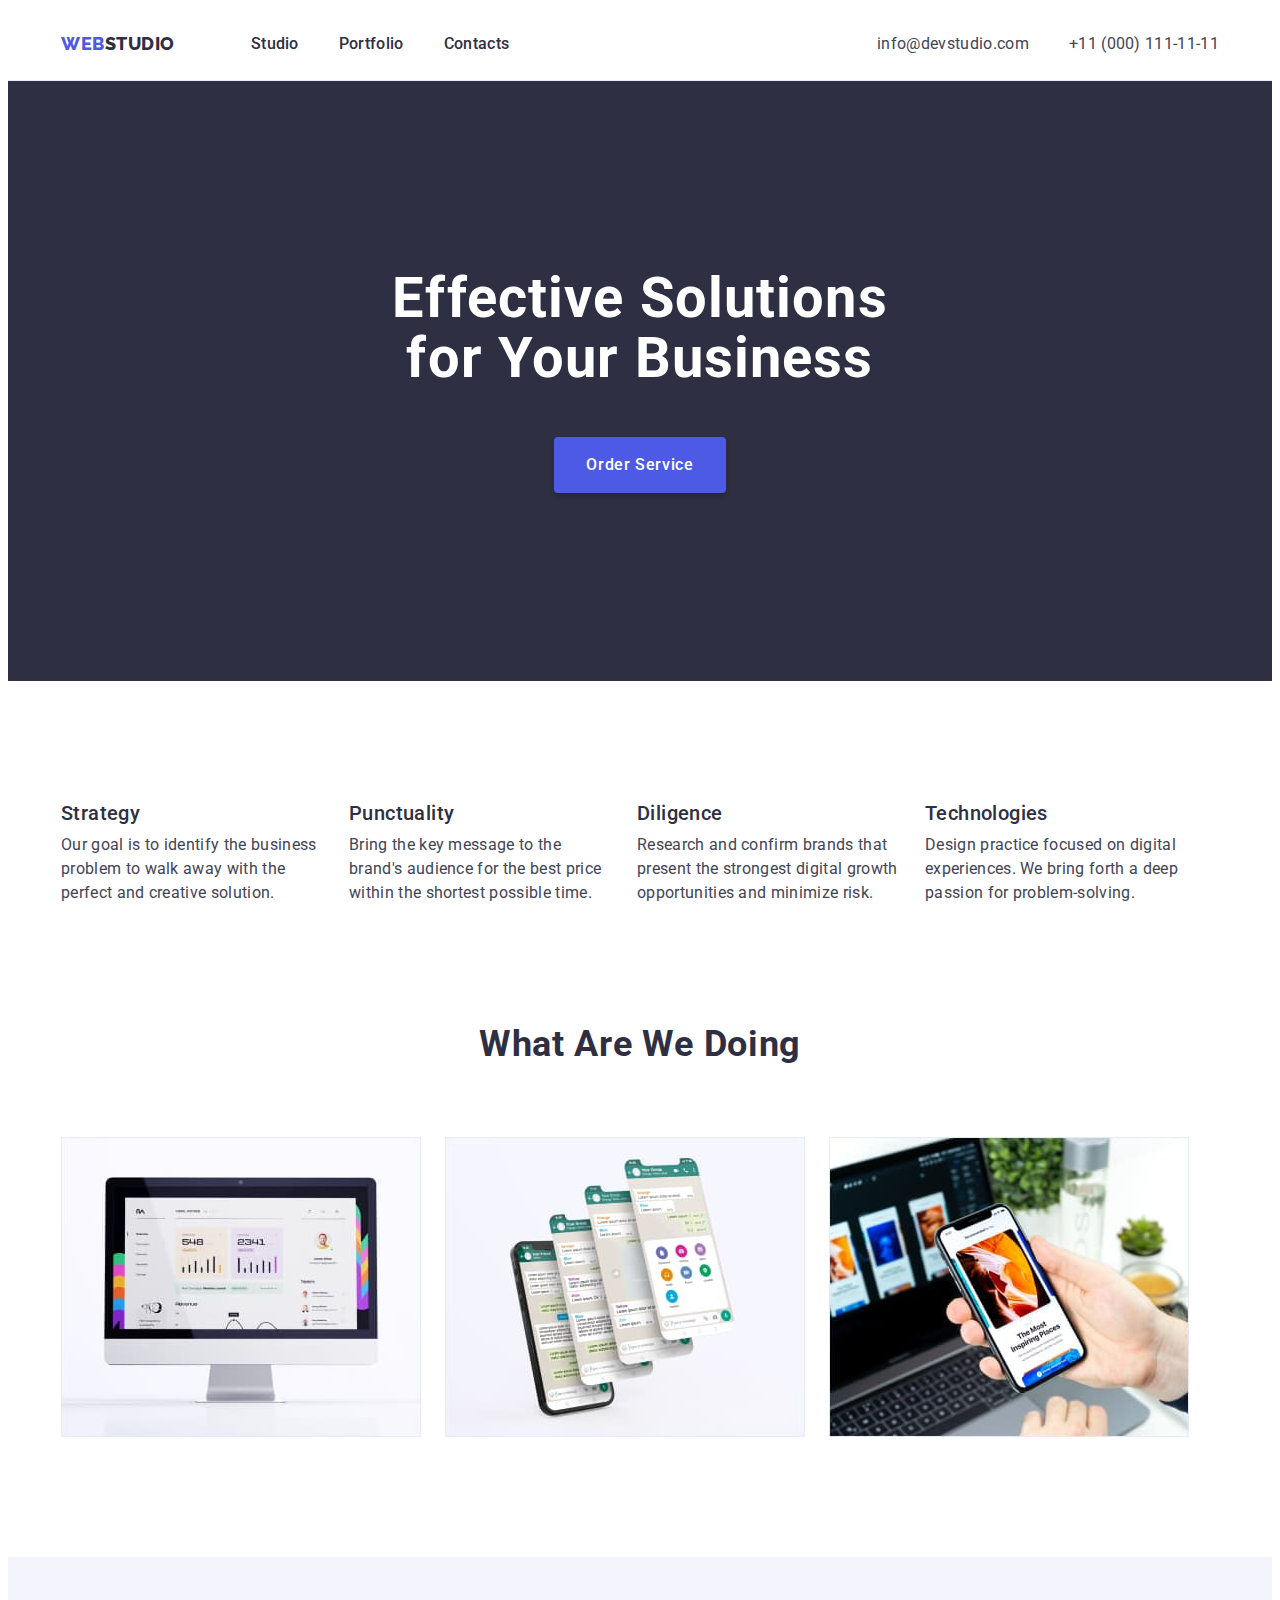
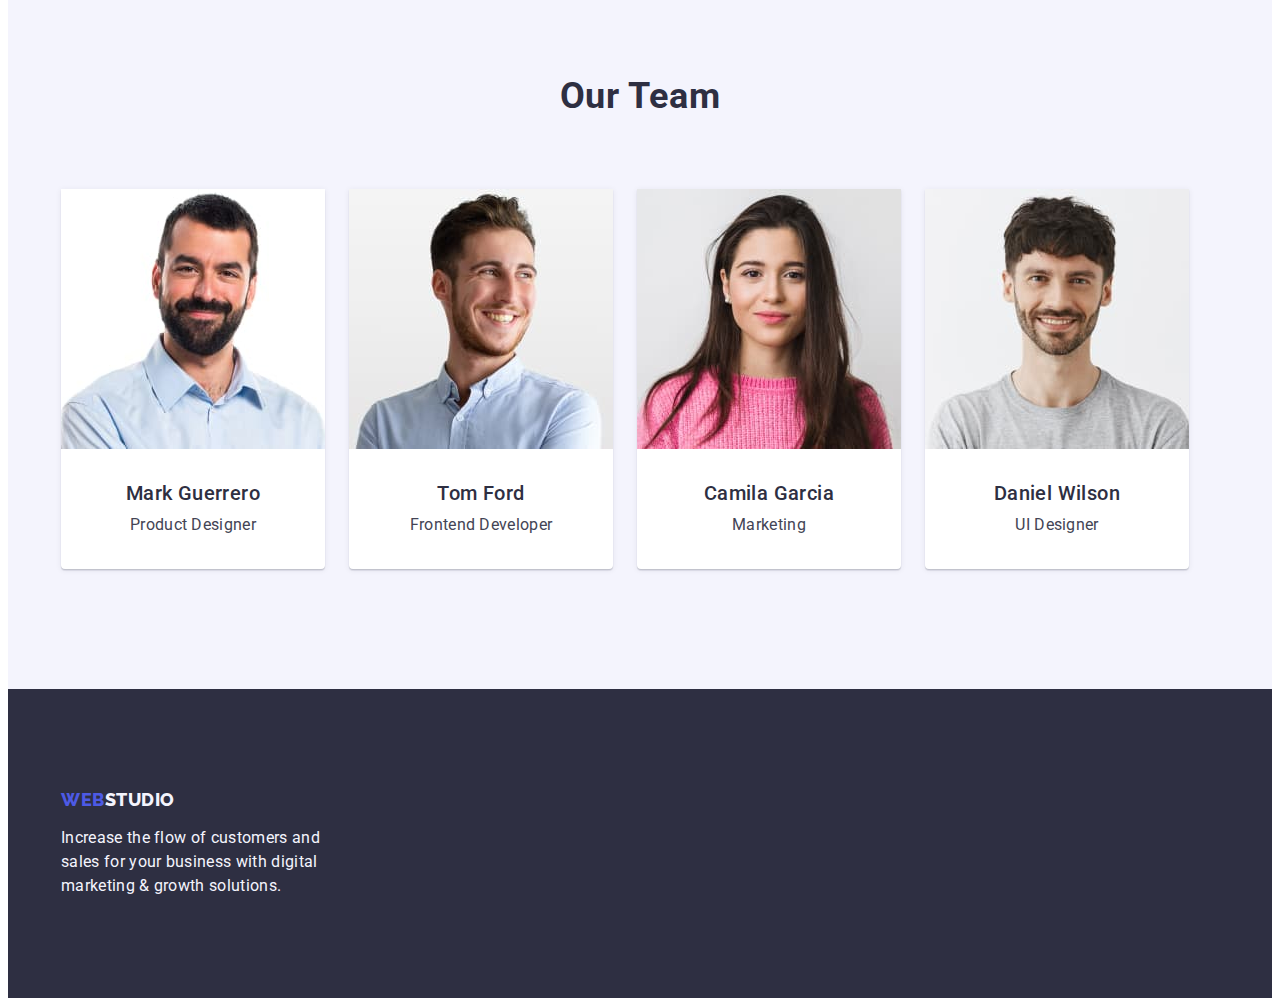
<file: index.html>
<!DOCTYPE html>
<html lang="en">
  <head>
    <meta charset="UTF-8" />
    <meta http-equiv="X-UA-Compatible" content="IE=edge" />
    <meta name="viewport" content="width=device-width, initial-scale=1.0" />
    <title>Effective Solutions for Your Business</title>
    <link rel="preconnect" href="https://fonts.googleapis.com" />
    <link rel="preconnect" href="https://fonts.gstatic.com" crossorigin />
    <link
      href="https://fonts.googleapis.com/css2?family=Raleway:wght@800&family=Roboto:wght@400;500;700;900&display=swap"
      rel="stylesheet"
    />
    <link
      rel="stylesheet"
      href="https://cdnjs.cloudflare.com/ajax/libs/modern-normalize/1.1.0/modern-normalize.min.css"
      integrity="sha512-wpPYUAdjBVSE4KJnH1VR1HeZfpl1ub8YT/NKx4PuQ5NmX2tKuGu6U/JRp5y+Y8XG2tV+wKQpNHVUX03MfMFn9Q=="
      crossorigin="anonymous"
      referrerpolicy="no-referrer"
    />
    <link rel="stylesheet" href="./css/styles.css" />
  </head>
  <body>
    <header class="header">
      <div class="container header-container">
        <nav class="header-nav">
          <a class="logo link header-logo-container" href="./index.html"
            >Web<span class="header-logo-sekond-part link">Studio</span></a
          >
          <ul class="header-list list">
            <li class="header-item">
              <a class="header-item-link link" href="./index.html">Studio</a>
            </li>
            <li class="header-item">
              <a class="header-item-link link" href="./portfolio.html">
                Portfolio</a
              >
            </li>
            <li class="header-item">
              <a class="header-item-link link" href="">Contacts</a>
            </li>
          </ul>
        </nav>

        <address class="header-address">
          <ul class="header-address-list list">
            <li class="header-address-item">
              <a
                class="header-address-link link"
                href="mailto:info@devstudio.com"
                >info@devstudio.com</a
              >
            </li>
            <li class="header-address-item">
              <a class="header-address-link link" href="tel:+110001111111"
                >+11 (000) 111-11-11</a
              >
            </li>
          </ul>
        </address>
      </div>
    </header>

    <main>
      <!-- blok-hero -->
      <section class="hero">
        <div class="container hero-container">
          <h1 class="hero-title">Effective Solutions for Your Business</h1>
          <button class="button" type="button">Order Service</button>
        </div>
      </section>
      <!-- blok2-quality -->
      <section class="quality">
        <div class="container">
          <h2 hidden class="visually-hidden">features</h2>
          <ul class="quality-list list">
            <li class="quality-item">
              <h3 class="quality-title">Strategy</h3>
              <p class="quality-text">
                Our goal is to identify the business problem to walk away with
                the perfect and creative solution.
              </p>
            </li>
            <li class="quality-item">
              <h3 class="quality-title">Punctuality</h3>
              <p class="quality-text">
                Bring the key message to the brand's audience for the best price
                within the shortest possible time.
              </p>
            </li>
            <li class="quality-item">
              <h3 class="quality-title">Diligence</h3>
              <p class="quality-text">
                Research and confirm brands that present the strongest digital
                growth opportunities and minimize risk.
              </p>
            </li>
            <li class="quality-item">
              <h3 class="quality-title">Technologies</h3>
              <p class="quality-text">
                Design practice focused on digital experiences. We bring forth a
                deep passion for problem-solving.
              </p>
            </li>
          </ul>
        </div>
      </section>

      <!-- blok3-about-->
      <section class="about">
        <div class="container">
          <h2 class="about-title">What are we doing</h2>
          <ul class="about-list list">
            <li class="about-item">
              <img
                src="./images-squoosh/img1-1.jpg"
                alt="a laptop with an image of a website page is shown"
                width="360"
                height="300"
              />
            </li>
            <li class="about-item">
              <img
                src="./images-squoosh/img1-2.jpg"
                alt="ca phone with a picture of a messenger with correspondence"
                width="360"
                height="300"
              />
            </li>
            <li class="about-item">
              <img
                src="./images-squoosh/img1-3.jpg"
                alt="a phone and a laptop in the background"
                width="360"
                height="300"
              />
            </li>
          </ul>
        </div>
      </section>

      <!-- blok3-team -->
      <section class="team">
        <div class="container">
          <h2 class="team-title-top">Our Team</h2>
          <ul class="team-list list">
            <li class="team-item">
              <img
                src="./images-squoosh/img1.jpg"
                alt="a man with a beard in a shirt"
                width="264"
                height="260"
              />
              <div class="team-item-container">
                <h3 class="team-title">Mark Guerrero</h3>
                <p class="team-text">Product Designer</p>
              </div>
            </li>
            <li class="team-item">
              <img
                src="./images-squoosh/img2.jpg"
                alt="a man in a shirt"
                width="264"
                height="260"
              />
              <div class="team-item-container">
                <h3 class="team-title">Tom Ford</h3>
                <p class="team-text">Frontend Developer</p>
              </div>
            </li>
            <li class="team-item">
              <img
                src="./images-squoosh/img3.jpg"
                alt="a girl in a pink blouse"
                width="264"
                height="260"
              />
              <div class="team-item-container">
                <h3 class="team-title">Camila Garcia</h3>
                <p class="team-text">Marketing</p>
              </div>
            </li>
            <li class="team-item">
              <img
                src="./images-squoosh/img4.jpg"
                alt="a man in a t-shirt"
                width="264"
                height="260"
              />
              <div class="team-item-container">
                <h3 class="team-title">Daniel Wilson</h3>
                <p class="team-text">UI Designer</p>
              </div>
            </li>
          </ul>
        </div>
      </section>
    </main>
    <footer class="footer">
      <div class="container">
        <a class="logo link logo-footer-container" href="./index.html"
          >Web<span class="footer-logo-sekond-part">Studio</span></a
        >
        <p class="footer-text">
          Increase the flow of customers and sales for your business with
          digital marketing & growth solutions.
        </p>
      </div>
    </footer>
  </body>
</html>
</file>
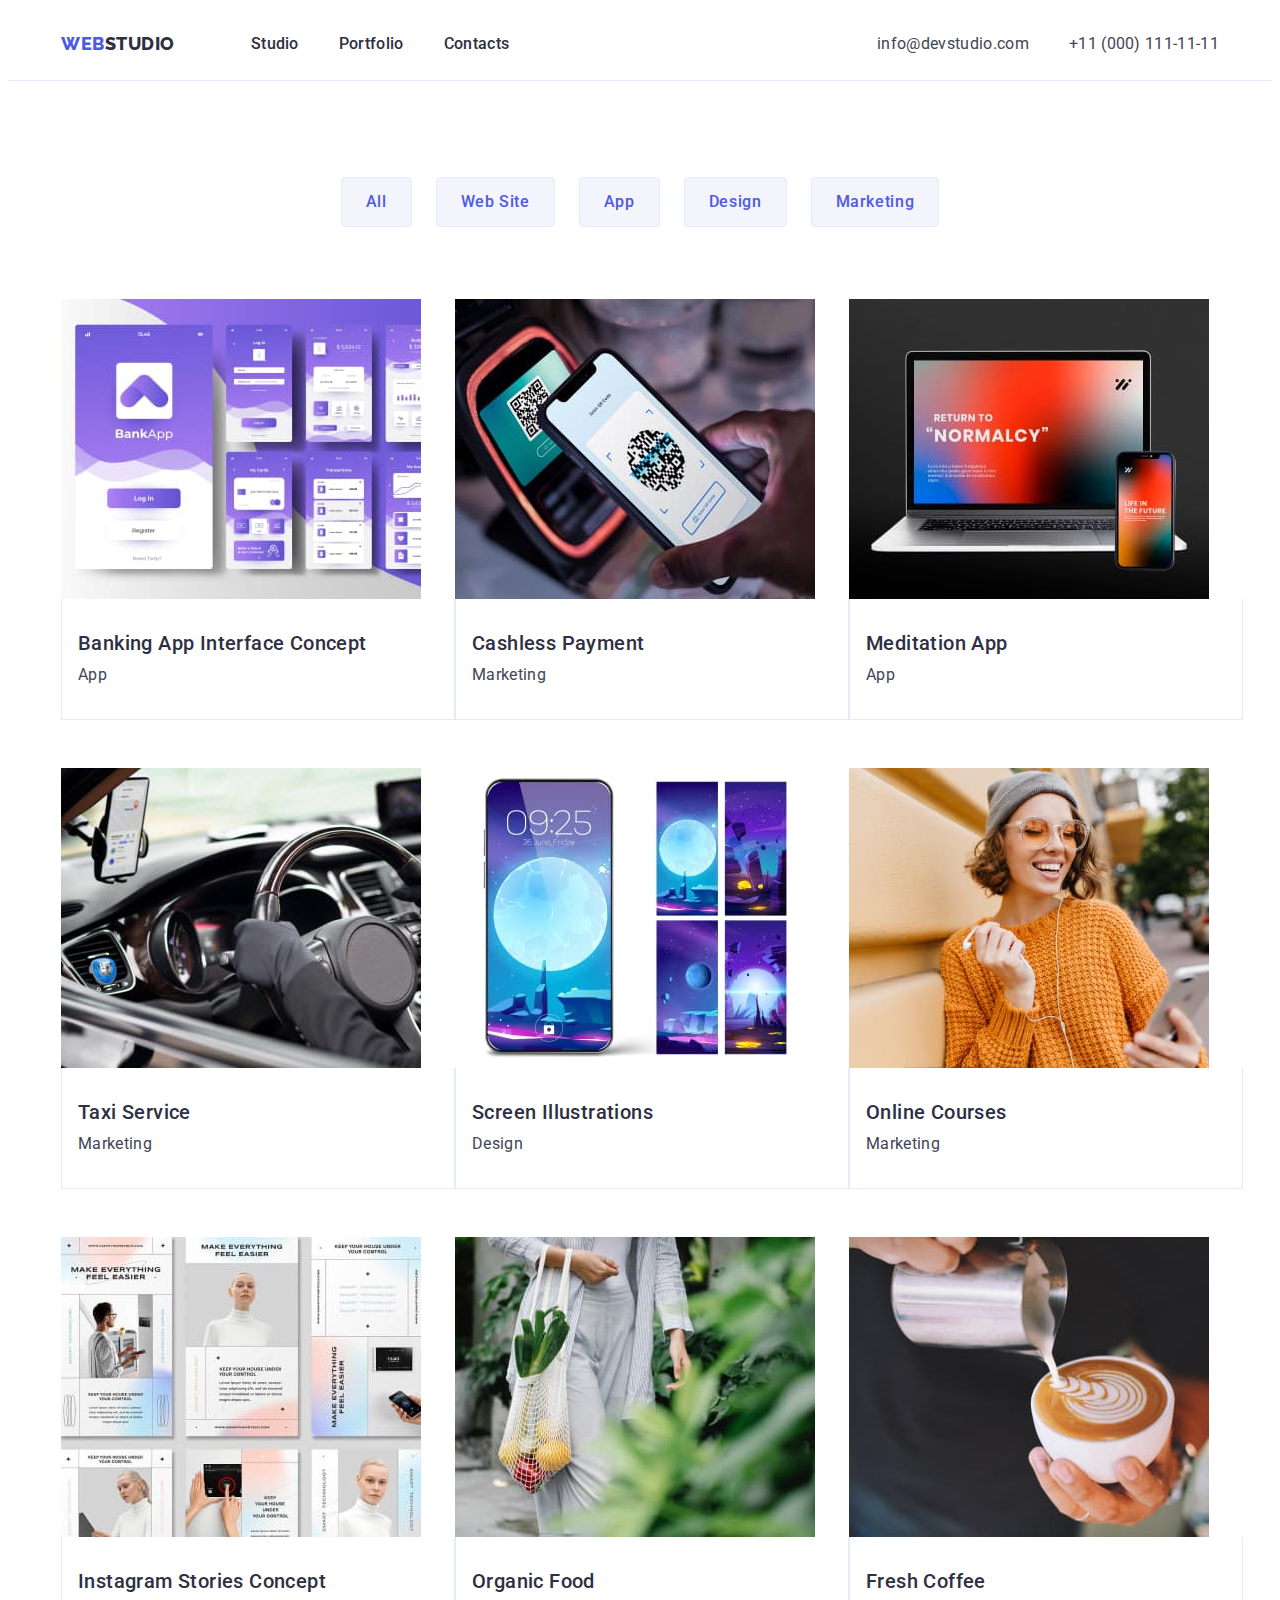
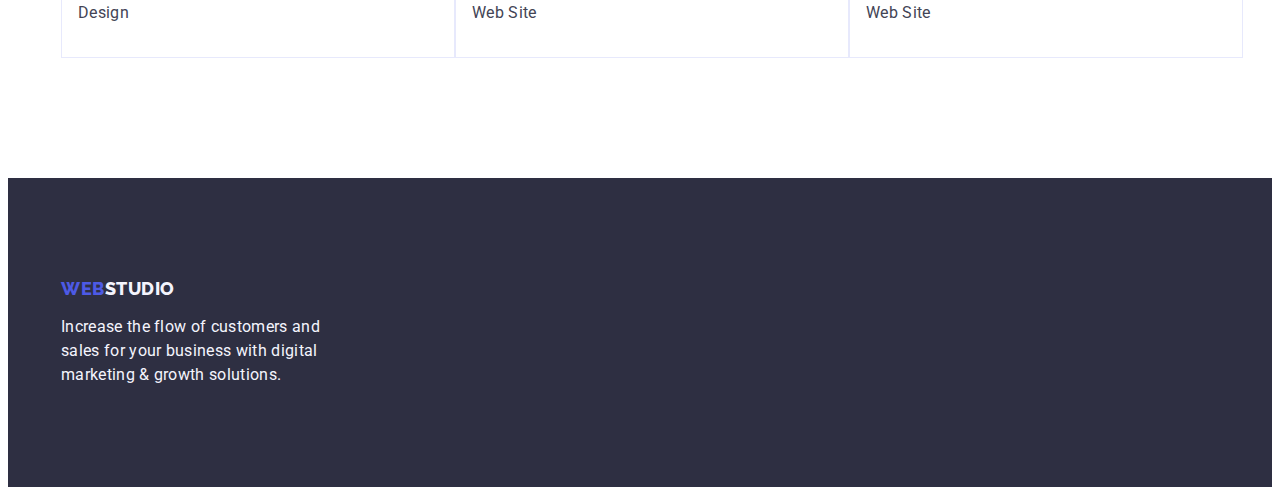
<file: portfolio.html>
<!DOCTYPE html>
<html lang="en">
  <head>
    <meta charset="UTF-8" />
    <meta http-equiv="X-UA-Compatible" content="IE=edge" />
    <meta name="viewport" content="width=device-width, initial-scale=1.0" />
    <title>Portfolio</title>
    <link rel="preconnect" href="https://fonts.googleapis.com" />
    <link rel="preconnect" href="https://fonts.gstatic.com" crossorigin />
    <link
      href="https://fonts.googleapis.com/css2?family=Raleway:wght@800&family=Roboto:wght@400;500;700;900&display=swap"
      rel="stylesheet"
    />
    <link
      rel="stylesheet"
      href="https://cdnjs.cloudflare.com/ajax/libs/modern-normalize/1.1.0/modern-normalize.min.css"
      integrity="sha512-wpPYUAdjBVSE4KJnH1VR1HeZfpl1ub8YT/NKx4PuQ5NmX2tKuGu6U/JRp5y+Y8XG2tV+wKQpNHVUX03MfMFn9Q=="
      crossorigin="anonymous"
      referrerpolicy="no-referrer"
    />
    <link rel="stylesheet" href="./css/styles.css" />
  </head>
  <body>
    <header class="header">
      <div class="container header-container">
        <nav class="header-nav">
          <a class="logo link header-logo-container" href="./index.html"
            >Web<span class="header-logo-sekond-part link">Studio</span></a
          >
          <ul class="header-list list">
            <li class="header-item">
              <a class="header-item-link link" href="./index.html">Studio</a>
            </li>
            <li class="header-item">
              <a class="header-item-link link" href="./portfolio.html">
                Portfolio</a
              >
            </li>
            <li class="header-item">
              <a class="header-item-link link" href="">Contacts</a>
            </li>
          </ul>
        </nav>

        <address class="header-address">
          <ul class="header-address-list list">
            <li class="header-address-item">
              <a
                class="header-address-link link"
                href="mailto:info@devstudio.com"
                >info@devstudio.com</a
              >
            </li>
            <li class="header-address-item">
              <a class="header-address-link link" href="tel:+110001111111"
                >+11 (000) 111-11-11</a
              >
            </li>
          </ul>
        </address>
      </div>
    </header>
    <main>
      <!-- portfolio-hero -->
      <section class="portfolio-hero">
        <div class="container">
          <h1 hidden class="visually-hidden">portfolio buttons navigation</h1>

          <ul class="portfolio-hero-list list">
            <li class="portfolio-hero-item link">
              <button class="portfolio-hero-btn" type="button">All</button>
            </li>
            <li class="portfolio-hero-item link">
              <button class="portfolio-hero-btn" type="button">Web Site</button>
            </li>
            <li class="portfolio-hero-item link">
              <button class="portfolio-hero-btn" type="button">App</button>
            </li>
            <li class="portfolio-hero-item link">
              <button class="portfolio-hero-btn" type="button">Design</button>
            </li>
            <li class="portfolio-hero-item link">
              <button class="portfolio-hero-btn" type="button">
                Marketing
              </button>
            </li>
          </ul>

          <ul class="portfolio-about-list list">
            <li class="portfolio-about-item link">
              <a class="link" href=""
                ><img
                  src="./images-squoosh/portfolio/img1.jpg"
                  alt="bank application"
                  width="360"
                />
                <div class="portfolio-about-container">
                  <h2 class="portfolio-about-title">
                    Banking App Interface Concept
                  </h2>
                  <p class="portfolio-about-text">App</p>
                </div>
              </a>
            </li>
            <li class="portfolio-about-item link">
              <a class="link" href=""
                ><img
                  src="./images-squoosh/portfolio/img2.jpg"
                  alt="the phone scans the qr code"
                  width="360"
                />
                <div class="portfolio-about-container">
                  <h2 class="portfolio-about-title">Cashless Payment</h2>
                  <p class="portfolio-about-text">Marketing</p>
                </div>
              </a>
            </li>
            <li class="portfolio-about-item link">
              <a class="link" href=""
                ><img
                  src="./images-squoosh/portfolio/img3.jpg"
                  alt="phone and laptop"
                  width="360"
                />
                <div class="portfolio-about-container">
                  <h2 class="portfolio-about-title">Meditation App</h2>
                  <p class="portfolio-about-text">App</p>
                </div>
              </a>
            </li>
            <li class="portfolio-about-item link">
              <a class="link" href=""
                ><img
                  src="./images-squoosh/portfolio/img4.jpg"
                  alt="hands on the steering wheel of the car"
                  width="360"
                />
                <div class="portfolio-about-container">
                  <h2 class="portfolio-about-title">Taxi Service</h2>
                  <p class="portfolio-about-text">Marketing</p>
                </div>
              </a>
            </li>
            <li class="portfolio-about-item link">
              <a class="link" href=""
                ><img
                  src="./images-squoosh/portfolio/img5.jpg"
                  alt="phone"
                  width="360"
                />
                <div class="portfolio-about-container">
                  <h2 class="portfolio-about-title">Screen Illustrations</h2>
                  <p class="portfolio-about-text">Design</p>
                </div></a
              >
            </li>
            <li class="portfolio-about-item link">
              <a class="link" href=""
                ><img
                  src="./images-squoosh/portfolio/img6.jpg"
                  alt="girl with phone"
                  width="360"
                />
                <div class="portfolio-about-container">
                  <h2 class="portfolio-about-title">Online Courses</h2>
                  <p class="portfolio-about-text">Marketing</p>
                </div></a
              >
            </li>
            <li class="portfolio-about-item link">
              <a class="link" href=""
                ><img
                  src="./images-squoosh/portfolio/img7.jpg"
                  alt="instagram stories"
                  width="360"
                />
                <div class="portfolio-about-container">
                  <h2 class="portfolio-about-title">
                    Instagram Stories Concept
                  </h2>
                  <p class="portfolio-about-text">Design</p>
                </div></a
              >
            </li>
            <li class="portfolio-about-item link">
              <a class="link" href=""
                ><img
                  src="./images-squoosh/portfolio/img8.jpg"
                  alt="a bag of food"
                  width="360"
                />
                <div class="portfolio-about-container">
                  <h2 class="portfolio-about-title">Organic Food</h2>
                  <p class="portfolio-about-text">Web Site</p>
                </div></a
              >
            </li>
            <li class="portfolio-about-item link">
              <a class="link" href=""
                ><img
                  src="./images-squoosh/portfolio/img9.jpg"
                  alt="coffee"
                  width="360"
                />
                <div class="portfolio-about-container">
                  <h2 class="portfolio-about-title">Fresh Coffee</h2>
                  <p class="portfolio-about-text">Web Site</p>
                </div></a
              >
            </li>
          </ul>
        </div>
      </section>
    </main>
    <footer class="footer">
      <div class="container">
        <a class="logo link logo-footer-container" href="./index.html"
          >Web<span class="footer-logo-sekond-part">Studio</span></a
        >
        <p class="footer-text">
          Increase the flow of customers and sales for your business with
          digital marketing & growth solutions.
        </p>
      </div>
    </footer>
  </body>
</html>
</file>
<file: css/styles.css>
:root {
  --first-btn-color: #4d5ae5;
  --second-btn-color: #404bbf;
  --title-color: #2e2f42;
  --text-color: #434455;
  --item-link-hover-focus-active: #404bbf;
}
body {
  font-family: "Roboto", sans-serif;
  color: #434455;
  background: #ffffff;
}
h1,
h2,
h3,
h4,
h5,
p {
  margin-top: 0px;
  margin-bottom: 0px;
}
ul,
ol {
  margin: 0px;
  padding: 0px;
}
img {
  display: block;
  max-width: 100%;
  height: auto;
}
.container {
  width: 1158px;
  padding-right: 15px;
  padding-left: 15px;
  margin: 0 auto;
}

/* header */
.header {
  display: flex;
  margin: 0 auto;
}
.list {
  list-style: none;
}
.link {
  text-decoration: none;
}

.header {
  border-bottom: 1px solid #e7e9fc;
}
.header-container {
  display: flex;
  align-items: center;
}
.header-nav {
  display: flex;
  align-items: center;
}

.logo {
  font-family: "Raleway", sans-serif;

  font-weight: 800;
  font-size: 18px;
  line-height: 1.17;

  display: flex;
  align-items: center;
  letter-spacing: 0.03em;
  text-transform: uppercase;

  color: #4d5ae5;
}
.header-logo-container {
  padding-top: 24px;
  padding-bottom: 24px;
  margin-right: 76px;
}
.header-logo-sekond-part {
  font-family: "Raleway", sans-serif;

  font-weight: 800;
  font-size: 18px;
  line-height: 1.17;

  display: flex;
  align-items: center;
  letter-spacing: 0.03em;
  text-transform: uppercase;

  color: var(--title-color);
}

.header-list {
  display: flex;
  gap: 40px;
}
.header-item-link {
  font-weight: 500;
  font-size: 16px;
  line-height: 1.5;

  letter-spacing: 0.02em;

  color: var(--title-color);
  display: block;
  padding-top: 24px;
  padding-bottom: 24px;
}
.header-item-link:active,
.header-item-link:hover,
.header-item-link:focus {
  color: var(--item-link-hover-focus-active);
}

.header-address {
  font-style: normal;
  margin-left: auto;
}

.header-address-list {
  display: flex;
  gap: 40px;
}

.header-address-link {
  font-style: normal;
  font-weight: 400;
  font-size: 16px;
  line-height: 1.5;

  letter-spacing: 0.02em;

  color: var(--text-color);
  display: block;
  padding-top: 24px;
  padding-bottom: 24px;
}

.header-address-link:active,
.header-address-link:focus,
.header-address-link:hover {
  color: var(--item-link-hover-focus-active);
}

/* main */
/* hero */
.hero {
  background: var(--title-color);
  padding-top: 188px;
  padding-bottom: 188px;
}
.hero-container {
  display: flex;
  flex-direction: column;
  align-items: center;
  margin: 0 auto;
}

.hero-title {
  font-size: 56px;
  line-height: 1.07;

  text-align: center;
  letter-spacing: 0.02em;

  color: #ffffff;
  margin-bottom: 48px;
  max-width: 496px;
}

.button {
  font-family: "Roboto", sans-serif;

  font-weight: 500;
  font-size: 16px;
  line-height: 1.5;

  display: flex;
  margin: 0 auto;
  letter-spacing: 0.04em;

  color: #ffffff;
  background: var(--first-btn-color);
  box-shadow: 0px 4px 4px rgba(0, 0, 0, 0.15);
  border-radius: 4px;
  cursor: pointer;
  display: block;
  min-width: 169px;
  height: 56px;
  border: none;
  padding: 16px 32px 16px 32px;
}
.button:hover,
.button:focus {
  background: var(--second-btn-color);
  box-shadow: 0px 4px 4px rgba(0, 0, 0, 0.15);
  border-radius: 4px;
}

/* blok2-qualiti */

.quality {
  padding-top: 120px;
  padding-bottom: 120px;
}
.visually-hidden {
  position: absolute;
  width: 1px;
  height: 1px;
  margin: -1px;
  border: 0;
  padding: 0;

  white-space: nowrap;
  clip-path: inset(100%);
  clip: rect(0 0 0 0);
  overflow: hidden;
}
.quality-list {
  display: flex;
  gap: 24px;
  margin: 0 auto;
}
.quality-list:not(:first-child) {
  gap: 24px;
}
.quality-item {
  width: 264px;
}

.quality-title {
  font-weight: 500;
  font-size: 20px;
  line-height: 1.2;

  letter-spacing: 0.02em;

  color: var(--title-color);
  margin-bottom: 8px;
}
.quality-text {
  font-size: 16px;
  line-height: 1.5;

  letter-spacing: 0.02em;

  color: var(--text-color);
}

/* blok3-about */
.about {
  padding-bottom: 120px;
}
.about-title {
  font-size: 36px;
  line-height: 1.11;

  text-align: center;
  letter-spacing: 0.02em;
  text-transform: capitalize;

  color: var(--title-color);
  margin-bottom: 72px;
}
.about-list {
  display: flex;
  gap: 24px;
}
.about-item {
  width: calc((100% - 48) / 3);
}

/*  blok3-team  */

.team {
  background: #f4f4fd;
  padding-top: 120px;
  padding-bottom: 120px;
}
.team-title-top {
  font-size: 36px;
  line-height: 1.11;

  text-align: center;
  letter-spacing: 0.02em;
  text-transform: capitalize;

  color: var(--title-color);
  margin-bottom: 72px;
}
.team-title {
  font-weight: 500;
  font-size: 20px;
  line-height: 1.2;

  text-align: center;
  letter-spacing: 0.02em;

  color: var(--title-color);
  margin-bottom: 8px;
}
.team-list {
  display: flex;
  gap: 24px;
}
.team-item {
  background: #ffffff;
  box-shadow: 0px 1px 6px rgba(46, 47, 66, 0.08),
    0px 1px 1px rgba(46, 47, 66, 0.16), 0px 2px 1px rgba(46, 47, 66, 0.08);
  border-radius: 0px 0px 4px 4px;
  width: calc((100% - 72) / 4);
}
.team-item-container {
  padding: 32px 16px 32px 16px;
}
.team-text {
  font-size: 16px;
  line-height: 1.5;

  text-align: center;
  letter-spacing: 0.02em;

  color: var(--text-color);
}

/* footer */

.footer {
  background: var(--title-color);
  padding-top: 100px;
  padding-bottom: 100px;
}
.logo-footer-container {
  margin-bottom: 16px;
  display: inline-block;
}

.footer-logo-sekond-part {
  font-family: "Raleway", sans-serif;

  font-weight: 800;
  font-size: 18px;
  line-height: 1.17;

  display: flex;
  align-items: center;
  letter-spacing: 0.03em;
  text-transform: uppercase;

  color: #f4f4fd;
  display: inline-block;
}
.footer-text {
  font-size: 16px;
  line-height: 1.5;

  letter-spacing: 0.02em;

  color: #f4f4fd;
  width: 264px;
}

/* portfolio */
/* hero */
.portfolio-hero {
  padding-top: 96px;
  padding-bottom: 120px;
}
.visually-hidden {
  position: absolute;
  width: 1px;
  height: 1px;
  margin: -1px;
  border: 0;
  padding: 0;

  white-space: nowrap;
  clip-path: inset(100%);
  clip: rect(0 0 0 0);
  overflow: hidden;
}
.hero-btn-container {
  display: flex;
  margin: 0 auto;
}
.portfolio-hero-list {
  display: flex;
  gap: 24px;
  margin: 0 auto;
  justify-content: center;
  margin-bottom: 72px;
}
.portfolio-hero-item {
}
.portfolio-hero-btn {
  font-family: "Roboto", sans-serif;

  font-weight: 500;
  font-size: 16px;
  line-height: 1.5;

  display: flex;
  align-items: center;
  text-align: center;
  letter-spacing: 0.04em;

  color: var(--first-btn-color);
  background: #f4f4fd;

  border: 1px solid #e7e9fc;
  border-radius: 4px;
  cursor: pointer;

  padding: 12px 24px 12px 24px;
}
.portfolio-hero-btn:hover,
.portfolio-hero-btn:focus {
  color: #ffffff;
  background: var(--second-btn-color);
  box-shadow: 0px 3px 1px rgba(0, 0, 0, 0.1), 0px 2px 1px rgba(0, 0, 0, 0.08),
    0px 2px 2px rgba(0, 0, 0, 0.12);
  border-radius: 4px;
  border: 1px solid transparent;
}

.portfolio-about {
}
.portfolio-about-list {
  display: flex;
  flex-wrap: wrap;
  column-gap: 24px;
  row-gap: 48px;
}

.portfolio-about-item {
  background: #ffffff;

  width: calc((100% - 48px) / 3);
}
.portfolio-about-container {
  width: 360px;
  padding: 32px 16px;
  padding-bottom: 32px;
  border: 1px solid #e7e9fc;
  border-top: none;
}

.portfolio-about-title {
  font-weight: 500;
  font-size: 20px;
  line-height: 1.2;

  letter-spacing: 0.02em;

  color: var(--title-color);
  margin-bottom: 8px;
}
.portfolio-about-text {
  font-size: 16px;
  line-height: 1.5;

  letter-spacing: 0.02em;

  color: var(--text-color);
}
</file>
